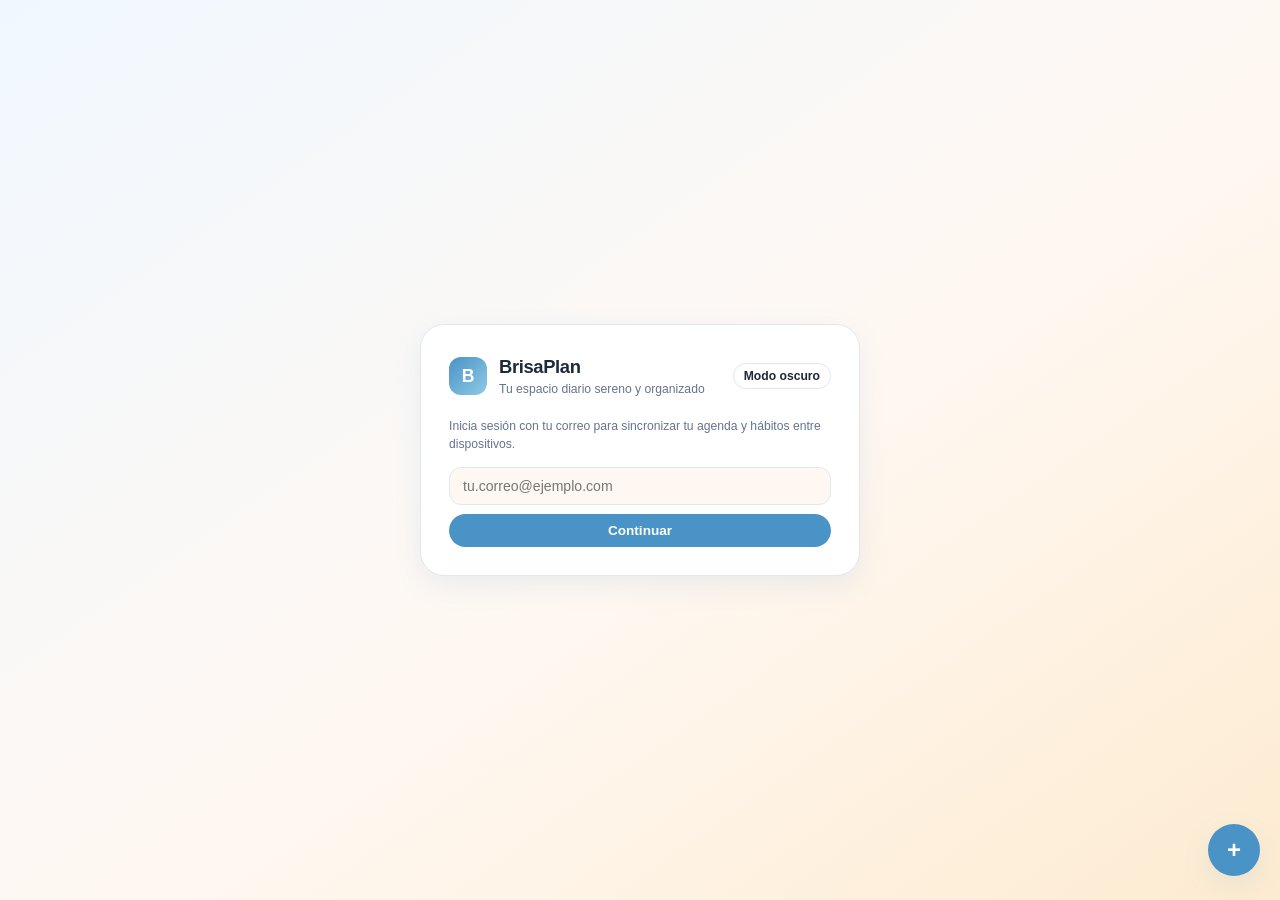
<file: index.html>
<!DOCTYPE html>
<html lang="es">
<head>
  <meta charset="UTF-8" />
  <meta name="viewport" content="width=device-width, initial-scale=1.0" />
  <title>BrisaPlan — Agenda, Tareas por Color y Hábitos</title>
  <link rel="manifest" href="manifest.json" />
  <meta name="theme-color" content="#4A93C6" />
  <link rel="stylesheet" href="css/variables.css" />
  <link rel="stylesheet" href="css/layout.css" />
  <link rel="stylesheet" href="css/components.css" />
</head>
<body>
  <!-- Acceso con verificación real al correo -->
  <section id="login-gate" class="login-gate">
    <div class="login-card">
      <div style="display:flex;justify-content:space-between;align-items:center;margin-bottom:18px;">
        <div class="brand-group">
          <div class="brand-badge">B</div>
          <div>
            <h1 class="brand-name">BrisaPlan</h1>
            <p class="item-sub">Tu espacio diario sereno y organizado</p>
          </div>
        </div>
        <button type="button" data-toggle-theme class="btn btn-outline btn-xs">Modo oscuro</button>
      </div>

      <div id="login-step-email">
        <p class="item-sub" style="margin-bottom:14px;">
          Inicia sesión con tu correo para sincronizar tu agenda y hábitos entre dispositivos.
        </p>
        <form id="login-email-form" class="list-stack">
          <input id="login-email-input" class="input" type="email" placeholder="tu.correo@ejemplo.com" required />
          <button id="btn-send-code" type="submit" class="btn btn-primary" style="width:100%;">Continuar</button>
        </form>
      </div>

      <div id="login-step-code" style="display:none;">
        <p class="item-sub" style="margin-bottom:12px;">
          Enviamos un código de verificación de 6 dígitos a <strong id="verify-target-email"></strong>. Revisa tu bandeja de entrada e ingrésalo aquí:
        </p>
        <form id="login-code-form" class="list-stack">
          <input id="login-code-input" class="input" type="text" inputmode="numeric" maxlength="6" placeholder="Código de 6 dígitos" required />
          <button type="submit" class="btn btn-primary" style="width:100%;">Verificar y entrar</button>
          <div style="display:flex;gap:8px;">
            <button type="button" id="btn-resend-code" class="btn btn-soft btn-xs" style="flex:1;">Reenviar código</button>
            <button type="button" id="btn-back-email" class="btn btn-outline btn-xs" style="flex:1;">Cambiar correo</button>
          </div>
        </form>
      </div>
    </div>
  </section>

  <!-- Aplicación Principal -->
  <div id="app-shell" class="app-container" style="display:none;">
    <header class="topbar">
      <div class="brand-group">
        <div class="brand-badge">B</div>
        <span class="brand-name">BrisaPlan</span>
      </div>
      <div class="topbar-controls">
        <button type="button" data-open-quick-task class="btn btn-primary btn-xs">+ Tarea rápida</button>
        <button type="button" data-toggle-theme class="btn btn-outline btn-xs">Modo oscuro</button>
      </div>
    </header>

    <nav class="desktop-tabs" aria-label="Secciones principales">
      <button class="tab-btn active" data-tab="hoy">Hoy</button>
      <button class="tab-btn" data-tab="agenda">Agenda</button>
      <button class="tab-btn" data-tab="tareas">Tareas y Hábitos</button>
      <button class="tab-btn" data-tab="correos">Correos</button>
      <button class="tab-btn" data-tab="espacio">Mi Espacio</button>
    </nav>

    <!-- 1. HOY -->
    <main id="panel-hoy" class="view-panel active">
      <section class="stats-grid">
        <div class="stat-box">
          <div class="stat-label">Hábitos hoy</div>
          <div id="stat-habits" class="stat-num">0 / 0</div>
        </div>
        <div class="stat-box">
          <div class="stat-label">Mejor racha</div>
          <div id="stat-streak" class="stat-num">0 días</div>
        </div>
        <div class="stat-box">
          <div class="stat-label">Cumplimiento</div>
          <div id="stat-rate" class="stat-num">0%</div>
        </div>
        <div class="stat-box">
          <div class="stat-label">Pendientes</div>
          <div id="stat-pending" class="stat-num">0</div>
        </div>
      </section>

      <div class="grid-2col">
        <div>
          <div class="card">
            <div class="card-head">
              <h2 class="card-title">Pendientes rápidos</h2>
              <button type="button" data-open-quick-task class="btn btn-soft btn-xs">+ Agregar</button>
            </div>
            <div id="hoy-tasks-list" class="list-stack"></div>
          </div>

          <div class="card card-peach">
            <div class="card-head">
              <h2 class="card-title">Hábitos del día</h2>
            </div>
            <div id="hoy-habits-list" class="list-stack"></div>
          </div>
        </div>

        <div>
          <div class="card">
            <div class="card-head">
              <h2 class="card-title">Bloques de hoy</h2>
            </div>
            <div id="hoy-agenda-list" class="list-stack"></div>
          </div>
        </div>
      </div>
    </main>

    <!-- 2. AGENDA -->
    <section id="panel-agenda" class="view-panel">
      <div class="card">
        <div class="card-head">
          <h2 class="card-title">Agenda y bloques horarios</h2>
          <button type="button" data-open-quick-task class="btn btn-soft btn-xs">+ Tarea rápida</button>
        </div>
        <form id="agenda-form" class="form-inline">
          <input id="agenda-date" class="input" type="date" style="max-width:155px;" required />
          <input id="agenda-time" class="input" type="time" style="max-width:125px;" required />
          <input id="agenda-title" class="input" type="text" placeholder="Actividad o bloque..." required />
          <input id="agenda-color" class="custom-color-input" type="color" value="#4A93C6" title="Color del bloque" />
          <button type="submit" class="btn btn-primary">Agendar</button>
        </form>
        <div id="agenda-full-list" class="list-stack"></div>
      </div>
    </section>

    <!-- 3. TAREAS Y HÁBITOS -->
    <section id="panel-tareas" class="view-panel">
      <div class="grid-2col">
        <div class="card">
          <div class="card-head">
            <h2 class="card-title">Tareas por color</h2>
          </div>
          <form id="task-form" class="list-stack" style="margin-bottom:14px;">
            <div class="form-inline" style="margin-bottom:0;">
              <input id="task-title-input" class="input" type="text" placeholder="Nueva tarea..." required />
              <select id="task-prio-input" class="select" style="max-width:125px;">
                <option value="alta">Alta</option>
                <option value="media" selected>Media</option>
                <option value="baja">Baja</option>
              </select>
              <button type="submit" class="btn btn-primary">Agregar</button>
            </div>
            <div class="color-picker-row">
              <span class="item-sub">Color:</span>
              <div id="task-color-swatches" class="color-picker-row"></div>
            </div>
          </form>
          <div id="tasks-full-list" class="list-stack"></div>
        </div>

        <div>
          <div class="card">
            <div class="pomo-panel">
              <div id="pomo-task-label" style="font-size:0.82rem;opacity:0.9;">Sesión libre de enfoque</div>
              <div id="pomo-clock" class="pomo-clock">25:00</div>
              <div style="display:flex;justify-content:center;gap:8px;">
                <button id="pomo-start" type="button" class="btn btn-peach btn-xs">Iniciar</button>
                <button id="pomo-pause" type="button" class="btn btn-soft btn-xs">Pausar</button>
                <button id="pomo-reset" type="button" class="btn btn-outline btn-xs" style="color:#fff;border-color:rgba(255,255,255,0.4);">Reiniciar</button>
              </div>
            </div>
          </div>

          <div class="card card-peach">
            <div class="card-head">
              <h2 class="card-title">Hábitos diarios y rachas</h2>
            </div>
            <form id="habit-form" class="form-inline">
              <input id="habit-title-input" class="input" type="text" placeholder="Nuevo hábito..." required />
              <select id="habit-cat-input" class="select" style="max-width:130px;">
                <option value="Salud">Salud</option>
                <option value="Enfoque">Enfoque</option>
                <option value="Descanso">Descanso</option>
                <option value="Personal">Personal</option>
              </select>
              <button type="submit" class="btn btn-primary">Crear</button>
            </form>
            <div id="habits-full-list" class="list-stack"></div>
          </div>
        </div>
      </div>
    </section>

    <!-- 4. CORREOS -->
    <section id="panel-correos" class="view-panel">
      <div class="card">
        <div class="card-head">
          <h2 class="card-title">Bandeja multi-cuenta y filtro anti-spam</h2>
          <div style="display:flex;gap:8px;flex-wrap:wrap;">
            <button id="btn-connect-google-mail" type="button" class="btn btn-primary btn-xs">Conectar correo con permiso</button>
            <button id="btn-clean-spam" type="button" class="btn btn-peach btn-xs">Limpiar spam</button>
          </div>
        </div>

        <div id="connected-accounts-list" style="margin-bottom:12px;"></div>

        <div class="form-inline">
          <select id="mail-filter-account" class="select" style="max-width:220px;">
            <option value="all">Todas las cuentas</option>
          </select>
        </div>

        <form id="mail-add-form" class="form-inline">
          <input id="mail-sender" class="input" type="text" placeholder="Remitente..." required />
          <input id="mail-subject" class="input" type="text" placeholder="Asunto o nota de correo..." required />
          <button type="submit" class="btn btn-soft">Registrar</button>
        </form>

        <div id="mail-messages-list" class="list-stack"></div>
      </div>
    </section>

    <!-- 5. MI ESPACIO -->
    <section id="panel-espacio" class="view-panel">
      <div class="grid-2col">
        <div>
          <div class="card">
            <div class="card-head">
              <h2 class="card-title">Respaldo y notificaciones</h2>
            </div>
            <div class="list-stack">
              <label class="item-row">
                <div>
                  <div class="item-title">Frecuencia de respaldo automático (días)</div>
                  <div class="item-sub">Mínimo 7 días, sin límite superior</div>
                </div>
                <input id="backup-days-input" class="input" type="number" min="7" step="1" value="7" style="max-width:95px;" />
              </label>

              <div class="item-row">
                <div>
                  <div class="item-title">Notificaciones del dispositivo</div>
                  <div id="notif-status-text" class="item-sub">Desactivadas</div>
                </div>
                <button id="btn-enable-notifs" type="button" class="btn btn-soft btn-xs">Activar</button>
              </div>
            </div>
          </div>

          <div class="card card-peach">
            <div class="card-head">
              <h2 class="card-title">Widgets por categoría y guía visual</h2>
            </div>
            <p class="item-sub" style="margin-bottom:10px;">Elige qué módulos deseas mostrar en tus widgets:</p>
            <div class="list-stack" style="margin-bottom:12px;">
              <label style="display:flex;align-items:center;gap:8px;font-size:0.88rem;">
                <input id="w-chk-tasks" type="checkbox" checked /> Widget 1: Tareas y Agenda
              </label>
              <label style="display:flex;align-items:center;gap:8px;font-size:0.88rem;">
                <input id="w-chk-mail" type="checkbox" checked /> Widget 2: Correos
              </label>
              <label style="display:flex;align-items:center;gap:8px;font-size:0.88rem;">
                <input id="w-chk-habits" type="checkbox" checked /> Widget 3: Hábitos y Rachas
              </label>
            </div>

            <a href="widgets/desktop-wallpaper.html" target="_blank" class="btn btn-primary btn-xs">Abrir Widget Cristal</a>

            <div class="mockup-grid">
              <div class="device-mockup">
                <strong style="font-size:0.82rem;">Android</strong>
                <p class="item-sub">Mantén pulsada la pantalla de inicio → Widgets → Chrome / BrisaPlan.</p>
                <div class="mockup-screen">Tareas · Agenda · 🔥 Rachas</div>
              </div>
              <div class="device-mockup">
                <strong style="font-size:0.82rem;">iPhone (iOS)</strong>
                <p class="item-sub">Safari → Compartir → Añadir a pantalla de inicio para acceso directo.</p>
                <div class="mockup-screen">BrisaPlan · Vista Hoy</div>
              </div>
              <div class="device-mockup">
                <strong style="font-size:0.82rem;">Escritorio (PC / Mac)</strong>
                <p class="item-sub">Abre el Widget Cristal en una ventana compacta fijada en tu escritorio.</p>
                <div class="mockup-screen">Cristal · 3 módulos en vivo</div>
              </div>
            </div>
          </div>
        </div>

        <div>
          <div class="card">
            <div class="card-head">
              <h2 class="card-title">Apoyo y Tutorial</h2>
            </div>
            <div style="display:flex;flex-wrap:wrap;gap:10px;">
              <a id="paypal-donate-btn" href="https://paypal.me/jmatat8" target="_blank" rel="noopener" class="btn btn-peach">Apoyar con PayPal</a>
              <button id="btn-open-tutorial" type="button" class="btn btn-soft">Ver tutorial guiado</button>
            </div>
          </div>

          <div class="card">
            <div class="card-head">
              <h2 class="card-title">Privacidad y Derechos ARCO</h2>
            </div>
            <p id="arco-legal-text" class="item-sub" style="margin-bottom:14px;"></p>
            <div style="display:flex;flex-wrap:wrap;gap:10px;">
              <button id="btn-export-arco" type="button" class="btn btn-soft">Exportar datos (JSON)</button>
              <button id="btn-delete-arco" type="button" class="btn btn-outline" style="color:#E11D48;border-color:#FDA4AF;">Eliminar datos y cuenta</button>
            </div>
          </div>
        </div>
      </div>
    </section>
  </div>

  <!-- Botón flotante tarea rápida -->
  <button id="fab-quick-task" type="button" data-open-quick-task class="fab-add" title="Agregar tarea rápida">+</button>

  <!-- Navegación inferior móvil -->
  <nav class="mobile-bottom-nav">
    <button class="mobile-nav-btn active" data-tab="hoy">Hoy</button>
    <button class="mobile-nav-btn" data-tab="agenda">Agenda</button>
    <button class="mobile-nav-btn" data-tab="tareas">Tareas</button>
    <button class="mobile-nav-btn" data-tab="correos">Correos</button>
    <button class="mobile-nav-btn" data-tab="espacio">Mi Espacio</button>
  </nav>

  <!-- Modal Tarea Rápida -->
  <div id="quick-task-modal" class="modal-overlay">
    <div class="modal-box">
      <div class="card-head">
        <h3 class="card-title">Nueva tarea rápida</h3>
        <button id="close-quick-task" type="button" class="btn-icon-del">✕</button>
      </div>
      <form id="quick-task-form" class="list-stack">
        <input id="quick-task-title" class="input" type="text" placeholder="¿Qué necesitas hacer?" required />
        <div class="form-inline" style="margin-bottom:0;">
          <select id="quick-task-prio" class="select">
            <option value="alta">Prioridad Alta</option>
            <option value="media" selected>Prioridad Media</option>
            <option value="baja">Prioridad Baja</option>
          </select>
          <input id="quick-task-color" class="custom-color-input" type="color" value="#4A93C6" title="Color de tarea" />
        </div>
        <label style="display:flex;align-items:center;gap:8px;font-size:0.85rem;">
          <input id="quick-task-agenda-check" type="checkbox" /> Agendar también hoy a las:
          <input id="quick-task-time" class="input" type="time" value="10:00" style="max-width:120px;" />
        </label>
        <button type="submit" class="btn btn-primary" style="width:100%;">Guardar tarea</button>
      </form>
    </div>
  </div>

  <!-- Modal Tutorial -->
  <div id="tutorial-modal" class="modal-overlay">
    <div class="modal-box">
      <div class="card-head">
        <h3 id="tut-title" class="card-title"></h3>
        <span id="tut-counter" class="item-sub"></span>
      </div>
      <p id="tut-body" class="item-sub" style="margin-bottom:18px;font-size:0.9rem;"></p>
      <div style="display:flex;justify-content:flex-end;">
        <button id="tut-next" type="button" class="btn btn-primary">Siguiente</button>
      </div>
    </div>
  </div>

  <div id="toast" class="toast-banner"></div>
  <script type="module" src="js/app.js"></script>
</body>
</html>
</file>
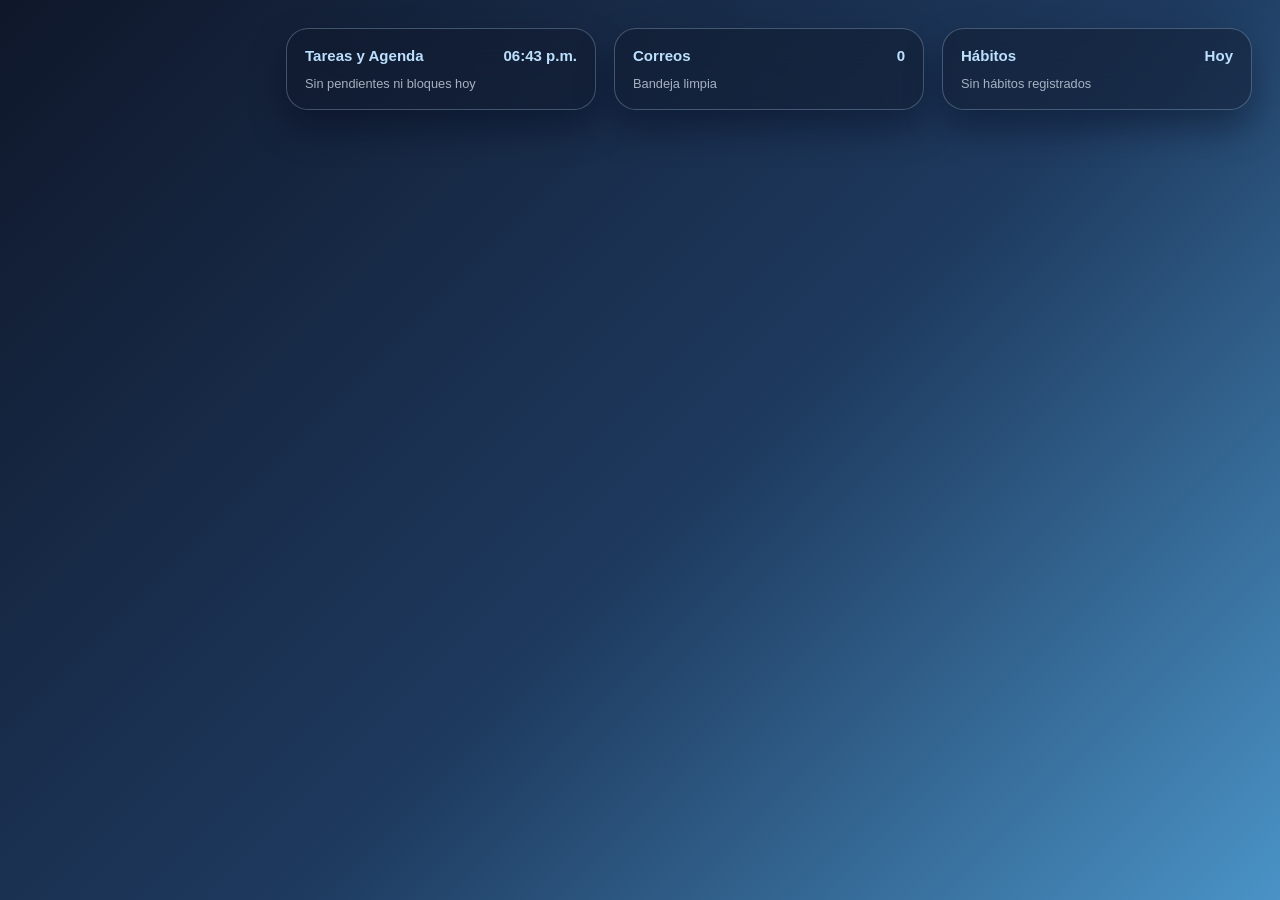
<file: widgets/desktop-wallpaper.html>
<!DOCTYPE html>
<html lang="es">
<head>
  <meta charset="UTF-8" />
  <meta name="viewport" content="width=device-width, initial-scale=1.0" />
  <title>BrisaPlan — Widgets Cristal</title>
  <style>
    * { box-sizing: border-box; margin: 0; padding: 0; }
    body {
      font-family: 'Inter', -apple-system, BlinkMacSystemFont, 'Segoe UI', Roboto, sans-serif;
      background: linear-gradient(135deg, #0F172A 0%, #1E3A5F 55%, #4A93C6 100%);
      min-height: 100vh;
      padding: 28px;
      color: #F8FAFC;
      display: flex;
      flex-wrap: wrap;
      gap: 18px;
      align-items: flex-start;
      justify-content: flex-end;
    }
    .glass-card {
      width: 310px;
      background: rgba(15, 23, 42, 0.48);
      backdrop-filter: blur(18px);
      -webkit-backdrop-filter: blur(18px);
      border: 1px solid rgba(189, 224, 254, 0.28);
      border-radius: 22px;
      padding: 18px;
      box-shadow: 0 18px 36px rgba(2, 6, 23, 0.4);
    }
    .w-head {
      display: flex;
      justify-content: space-between;
      align-items: center;
      margin-bottom: 12px;
      font-weight: 700;
      font-size: 0.94rem;
      color: #BDE0FE;
    }
    .w-row {
      padding: 8px 11px;
      border-radius: 12px;
      background: rgba(255, 255, 255, 0.08);
      margin-bottom: 7px;
      font-size: 0.84rem;
      display: flex;
      justify-content: space-between;
      align-items: center;
      border-left: 4px solid #8ECAE6;
    }
    .w-empty {
      font-size: 0.8rem;
      color: #CBD5E1;
      opacity: 0.8;
    }
  </style>
</head>
<body>
  <div id="widgets-root" style="display:flex;flex-wrap:wrap;gap:18px;"></div>

  <script>
    function renderWidgets() {
      const root = document.getElementById('widgets-root');
      let state = {};
      try {
        state = JSON.parse(localStorage.getItem('brisaplan_clean_state_v2') || '{}');
      } catch {}

      const prefs = state.selectedWidgets || { tasksAgenda: true, mail: true, habits: true };
      const now = new Date();
      const today = new Date(now - now.getTimezoneOffset() * 60000).toISOString().split('T')[0];
      let html = '';

      if (prefs.tasksAgenda) {
        const pending = (state.tasks || []).filter(t => !t.done).slice(0, 4);
        const blocks = (state.agenda || []).filter(a => a.date === today).slice(0, 3);
        html += `<div class="glass-card">
          <div class="w-head"><span>Tareas y Agenda</span><span>${now.toLocaleTimeString('es-MX', {hour:'2-digit',minute:'2-digit'})}</span></div>
          ${blocks.map(b => `<div class="w-row" style="border-left-color:${b.color || '#8ECAE6'}"><span>${b.time} · ${b.title}</span></div>`).join('')}
          ${pending.map(t => `<div class="w-row" style="border-left-color:${t.color || '#FAD7A0'}"><span>${t.title}</span></div>`).join('')}
          ${!blocks.length && !pending.length ? '<p class="w-empty">Sin pendientes ni bloques hoy</p>' : ''}
        </div>`;
      }

      if (prefs.mail) {
        const msgs = (state.messages || []).filter(m => !m.isSpam).slice(0, 4);
        html += `<div class="glass-card">
          <div class="w-head"><span>Correos</span><span>${msgs.length}</span></div>
          ${msgs.map(m => `<div class="w-row"><span>${m.subject}</span></div>`).join('') || '<p class="w-empty">Bandeja limpia</p>'}
        </div>`;
      }

      if (prefs.habits) {
        const habits = (state.habits || []).slice(0, 5);
        html += `<div class="glass-card">
          <div class="w-head"><span>Hábitos</span><span>Hoy</span></div>
          ${habits.map(h => {
            const done = h.lastCompletedDate === today;
            return `<div class="w-row"><span>${done ? '✓' : '○'} ${h.name}</span><span>🔥 ${h.streak || 0}d</span></div>`;
          }).join('') || '<p class="w-empty">Sin hábitos registrados</p>'}
        </div>`;
      }

      root.innerHTML = html || '<div class="glass-card"><p class="w-empty">Activa al menos un widget en Mi Espacio.</p></div>';
    }
    renderWidgets();
    setInterval(renderWidgets, 4000);
  </script>
</body>
</html>
</file>
<file: css/variables.css>
:root {
  /* Paleta Azul Cielo Claro y Marfil Durazno */
  --sky-primary: #4A93C6;
  --sky-hover: #357BAE;
  --sky-soft: #8ECAE6;
  --sky-mist: #BDE0FE;
  --sky-ice: #F0F8FF;

  --peach-ivory: #FFF8F2;
  --peach-soft: #FDEBD0;
  --peach-warm: #FAD7A0;
  --peach-blush: #F6DDCC;

  --bg-page: #FFF8F2;
  --bg-surface: #FFFFFF;
  --bg-elevated: #F0F8FF;
  --text-main: #1E293B;
  --text-muted: #64748B;
  --border-subtle: #E2E8F0;

  --shadow-sm: 0 2px 10px rgba(74, 147, 198, 0.06);
  --shadow-md: 0 10px 28px rgba(74, 147, 198, 0.11);

  --radius-sm: 12px;
  --radius-md: 18px;
  --radius-lg: 24px;
  --radius-pill: 9999px;

  --theme-transition: background-color 0.45s ease, color 0.45s ease, border-color 0.45s ease, box-shadow 0.45s ease;
}

body.dark-mode {
  --bg-page: #0F172A;
  --bg-surface: #1E293B;
  --bg-elevated: #26354D;
  --text-main: #F1F5F9;
  --text-muted: #94A3B8;
  --border-subtle: #334155;
  --sky-ice: #1E3A5F;
  --peach-soft: #3B2F2F;
  --shadow-sm: 0 2px 10px rgba(0, 0, 0, 0.25);
  --shadow-md: 0 10px 28px rgba(0, 0, 0, 0.38);
}
</file>
<file: css/layout.css>
*, *::before, *::after {
  box-sizing: border-box;
  margin: 0;
  padding: 0;
}

body {
  font-family: 'Inter', -apple-system, BlinkMacSystemFont, 'Segoe UI', Roboto, sans-serif;
  background-color: var(--bg-page);
  color: var(--text-main);
  line-height: 1.5;
  min-height: 100vh;
  transition: var(--theme-transition);
}

.app-container {
  max-width: 1120px;
  margin: 0 auto;
  padding: 20px 16px 96px;
}

/* Login Gate */
.login-gate {
  min-height: 100vh;
  display: flex;
  align-items: center;
  justify-content: center;
  padding: 20px;
  background: linear-gradient(145deg, var(--sky-ice) 0%, var(--peach-ivory) 55%, var(--peach-soft) 100%);
  transition: var(--theme-transition);
}

body.dark-mode .login-gate {
  background: linear-gradient(145deg, #0F172A 0%, #1E293B 60%, #172554 100%);
}

.login-card {
  width: 100%;
  max-width: 440px;
  background: var(--bg-surface);
  border: 1px solid var(--border-subtle);
  border-radius: var(--radius-lg);
  padding: 28px;
  box-shadow: var(--shadow-md);
  transition: var(--theme-transition);
}

/* Header */
.topbar {
  display: flex;
  align-items: center;
  justify-content: space-between;
  gap: 12px;
  background: var(--bg-surface);
  border: 1px solid var(--border-subtle);
  border-radius: var(--radius-lg);
  padding: 14px 20px;
  box-shadow: var(--shadow-sm);
  margin-bottom: 18px;
  transition: var(--theme-transition);
}

.brand-group {
  display: flex;
  align-items: center;
  gap: 12px;
}

.brand-badge {
  width: 38px;
  height: 38px;
  border-radius: var(--radius-sm);
  background: linear-gradient(135deg, var(--sky-primary), var(--sky-soft));
  color: #FFFFFF;
  display: grid;
  place-items: center;
  font-weight: 800;
  font-size: 1.1rem;
}

.brand-name {
  font-size: 1.15rem;
  font-weight: 700;
  letter-spacing: -0.02em;
}

.topbar-controls {
  display: flex;
  align-items: center;
  gap: 8px;
}

/* Navigation */
.desktop-tabs {
  display: flex;
  flex-wrap: wrap;
  gap: 8px;
  margin-bottom: 20px;
}

.tab-btn {
  padding: 9px 18px;
  border-radius: var(--radius-pill);
  border: 1px solid var(--border-subtle);
  background: var(--bg-surface);
  color: var(--text-muted);
  font-size: 0.88rem;
  font-weight: 600;
  cursor: pointer;
  transition: all 0.25s ease;
}

.tab-btn:hover {
  border-color: var(--sky-primary);
  color: var(--sky-primary);
}

.tab-btn.active {
  background: var(--sky-primary);
  border-color: var(--sky-primary);
  color: #FFFFFF;
}

.mobile-bottom-nav {
  display: none;
  position: fixed;
  bottom: 0;
  left: 0;
  right: 0;
  background: var(--bg-surface);
  border-top: 1px solid var(--border-subtle);
  padding: 8px 6px;
  z-index: 40;
  justify-content: space-around;
  transition: var(--theme-transition);
}

.mobile-nav-btn {
  background: none;
  border: none;
  color: var(--text-muted);
  font-size: 0.72rem;
  font-weight: 600;
  display: flex;
  flex-direction: column;
  align-items: center;
  gap: 3px;
  cursor: pointer;
  padding: 4px 8px;
}

.mobile-nav-btn.active {
  color: var(--sky-primary);
}

/* Grids & Panels */
.view-panel {
  display: none;
}

.view-panel.active {
  display: block;
}

.grid-2col {
  display: grid;
  grid-template-columns: 1.25fr 1fr;
  gap: 18px;
}

.stats-grid {
  display: grid;
  grid-template-columns: repeat(auto-fit, minmax(160px, 1fr));
  gap: 12px;
  margin-bottom: 18px;
}

.fab-add {
  position: fixed;
  right: 20px;
  bottom: 24px;
  width: 52px;
  height: 52px;
  border-radius: 50%;
  background: var(--sky-primary);
  color: #FFFFFF;
  border: none;
  font-size: 1.5rem;
  font-weight: 700;
  box-shadow: var(--shadow-md);
  cursor: pointer;
  z-index: 45;
  display: grid;
  place-items: center;
  transition: transform 0.2s ease, background-color 0.2s ease;
}

.fab-add:hover {
  background: var(--sky-hover);
  transform: scale(1.06);
}

@media (max-width: 768px) {
  .grid-2col {
    grid-template-columns: 1fr;
  }
  .desktop-tabs {
    display: none;
  }
  .mobile-bottom-nav {
    display: flex;
  }
  .fab-add {
    bottom: 76px;
  }
}
</file>
<file: css/components.css>
.card {
  background: var(--bg-surface);
  border: 1px solid var(--border-subtle);
  border-radius: var(--radius-md);
  padding: 18px;
  box-shadow: var(--shadow-sm);
  margin-bottom: 18px;
  transition: var(--theme-transition);
}

.card-peach {
  background: linear-gradient(135deg, var(--bg-surface) 0%, var(--peach-soft) 100%);
}

.card-head {
  display: flex;
  align-items: center;
  justify-content: space-between;
  gap: 10px;
  margin-bottom: 14px;
}

.card-title {
  font-size: 1rem;
  font-weight: 700;
}

.stat-box {
  background: var(--bg-surface);
  border: 1px solid var(--border-subtle);
  border-radius: var(--radius-md);
  padding: 14px 16px;
  box-shadow: var(--shadow-sm);
  transition: var(--theme-transition);
}

.stat-label {
  font-size: 0.78rem;
  color: var(--text-muted);
}

.stat-num {
  font-size: 1.45rem;
  font-weight: 700;
  margin-top: 2px;
}

/* Buttons & Inputs */
.btn {
  border: none;
  border-radius: var(--radius-pill);
  padding: 9px 16px;
  font-size: 0.85rem;
  font-weight: 600;
  cursor: pointer;
  display: inline-flex;
  align-items: center;
  justify-content: center;
  gap: 6px;
  text-decoration: none;
  transition: all 0.25s ease;
}

.btn-primary {
  background: var(--sky-primary);
  color: #FFFFFF;
}

.btn-primary:hover {
  background: var(--sky-hover);
}

.btn-soft {
  background: var(--sky-ice);
  color: var(--sky-primary);
}

.btn-soft:hover {
  background: var(--sky-mist);
  color: #0F172A;
}

.btn-peach {
  background: var(--peach-soft);
  color: var(--text-main);
}

.btn-outline {
  background: transparent;
  border: 1px solid var(--border-subtle);
  color: var(--text-main);
}

.btn-outline:hover {
  border-color: var(--sky-primary);
  color: var(--sky-primary);
}

.btn-xs {
  padding: 5px 10px;
  font-size: 0.76rem;
}

.btn-icon-del {
  background: transparent;
  border: none;
  color: var(--text-muted);
  cursor: pointer;
  padding: 4px 8px;
  border-radius: 8px;
  font-size: 0.85rem;
}

.btn-icon-del:hover {
  color: #E11D48;
  background: rgba(225, 29, 72, 0.1);
}

.form-inline {
  display: flex;
  flex-wrap: wrap;
  gap: 8px;
  margin-bottom: 14px;
}

.input, .select {
  flex: 1;
  min-width: 130px;
  padding: 10px 13px;
  border-radius: var(--radius-sm);
  border: 1px solid var(--border-subtle);
  background: var(--bg-page);
  color: var(--text-main);
  font-size: 0.88rem;
  outline: none;
  transition: var(--theme-transition);
}

.input:focus, .select:focus {
  border-color: var(--sky-primary);
}

/* Color Swatches for Tasks */
.color-picker-row {
  display: flex;
  align-items: center;
  gap: 7px;
  flex-wrap: wrap;
}

.swatch-btn {
  width: 22px;
  height: 22px;
  border-radius: 50%;
  border: 2px solid transparent;
  cursor: pointer;
  transition: transform 0.15s ease;
}

.swatch-btn.selected {
  border-color: var(--text-main);
  transform: scale(1.15);
}

.custom-color-input {
  width: 26px;
  height: 26px;
  border: none;
  background: none;
  cursor: pointer;
  padding: 0;
}

/* Items */
.list-stack {
  display: flex;
  flex-direction: column;
  gap: 9px;
}

.item-row {
  display: flex;
  align-items: center;
  justify-content: space-between;
  gap: 10px;
  padding: 11px 14px;
  border-radius: var(--radius-sm);
  background: var(--bg-page);
  border: 1px solid var(--border-subtle);
  transition: var(--theme-transition);
}

.task-color-bar {
  border-left-width: 5px;
}

.item-done {
  opacity: 0.6;
}

.item-done .item-title {
  text-decoration: line-through;
}

.item-title {
  font-weight: 600;
  font-size: 0.9rem;
}

.item-sub {
  font-size: 0.76rem;
  color: var(--text-muted);
}

.check-circle {
  width: 23px;
  height: 23px;
  border-radius: 50%;
  border: 2px solid var(--sky-primary);
  background: var(--bg-surface);
  color: transparent;
  display: grid;
  place-items: center;
  cursor: pointer;
  font-size: 0.75rem;
  font-weight: 700;
  flex-shrink: 0;
}

.check-circle.checked {
  background: var(--sky-primary);
  color: #FFFFFF;
}

.streak-pill {
  background: var(--peach-soft);
  color: var(--text-main);
  padding: 3px 10px;
  border-radius: var(--radius-pill);
  font-size: 0.78rem;
  font-weight: 700;
}

.prio-dot {
  width: 9px;
  height: 9px;
  border-radius: 50%;
  display: inline-block;
}

/* Pomodoro */
.pomo-panel {
  background: linear-gradient(145deg, var(--sky-primary), #2C6F9E);
  color: #FFFFFF;
  border-radius: var(--radius-md);
  padding: 18px;
  text-align: center;
}

.pomo-clock {
  font-size: 2.5rem;
  font-weight: 800;
  letter-spacing: 0.04em;
  margin: 6px 0 12px;
  font-variant-numeric: tabular-nums;
}

/* Progressive disclosure in Agenda */
.adjust-drawer {
  display: none;
  gap: 6px;
  flex-wrap: wrap;
  margin-top: 8px;
  padding-top: 8px;
  border-top: 1px dashed var(--border-subtle);
}

.adjust-drawer.open {
  display: flex;
}

/* Device Widget Mockups */
.mockup-grid {
  display: grid;
  grid-template-columns: repeat(auto-fit, minmax(210px, 1fr));
  gap: 12px;
  margin-top: 12px;
}

.device-mockup {
  border: 1px solid var(--border-subtle);
  border-radius: var(--radius-md);
  padding: 14px;
  background: var(--bg-page);
}

.mockup-screen {
  margin-top: 8px;
  padding: 10px;
  border-radius: 12px;
  background: linear-gradient(135deg, var(--sky-ice), var(--peach-soft));
  color: #1E293B;
  font-size: 0.76rem;
}

/* Modal & Toast */
.modal-overlay {
  position: fixed;
  inset: 0;
  background: rgba(15, 23, 42, 0.5);
  display: none;
  place-items: center;
  padding: 16px;
  z-index: 60;
}

.modal-overlay.open {
  display: grid;
}

.modal-box {
  width: 100%;
  max-width: 460px;
  background: var(--bg-surface);
  border: 1px solid var(--border-subtle);
  border-radius: var(--radius-lg);
  padding: 22px;
  box-shadow: var(--shadow-md);
}

.toast-banner {
  position: fixed;
  bottom: 22px;
  left: 50%;
  transform: translateX(-50%) translateY(16px);
  background: #1E293B;
  color: #FFFFFF;
  padding: 10px 18px;
  border-radius: var(--radius-pill);
  font-size: 0.84rem;
  opacity: 0;
  pointer-events: none;
  transition: all 0.25s ease;
  z-index: 70;
}

.toast-banner.show {
  opacity: 1;
  transform: translateX(-50%) translateY(0);
}

.empty-state {
  text-align: center;
  padding: 20px 12px;
  color: var(--text-muted);
  font-size: 0.85rem;
  border: 1px dashed var(--border-subtle);
  border-radius: var(--radius-sm);
}
</file>
